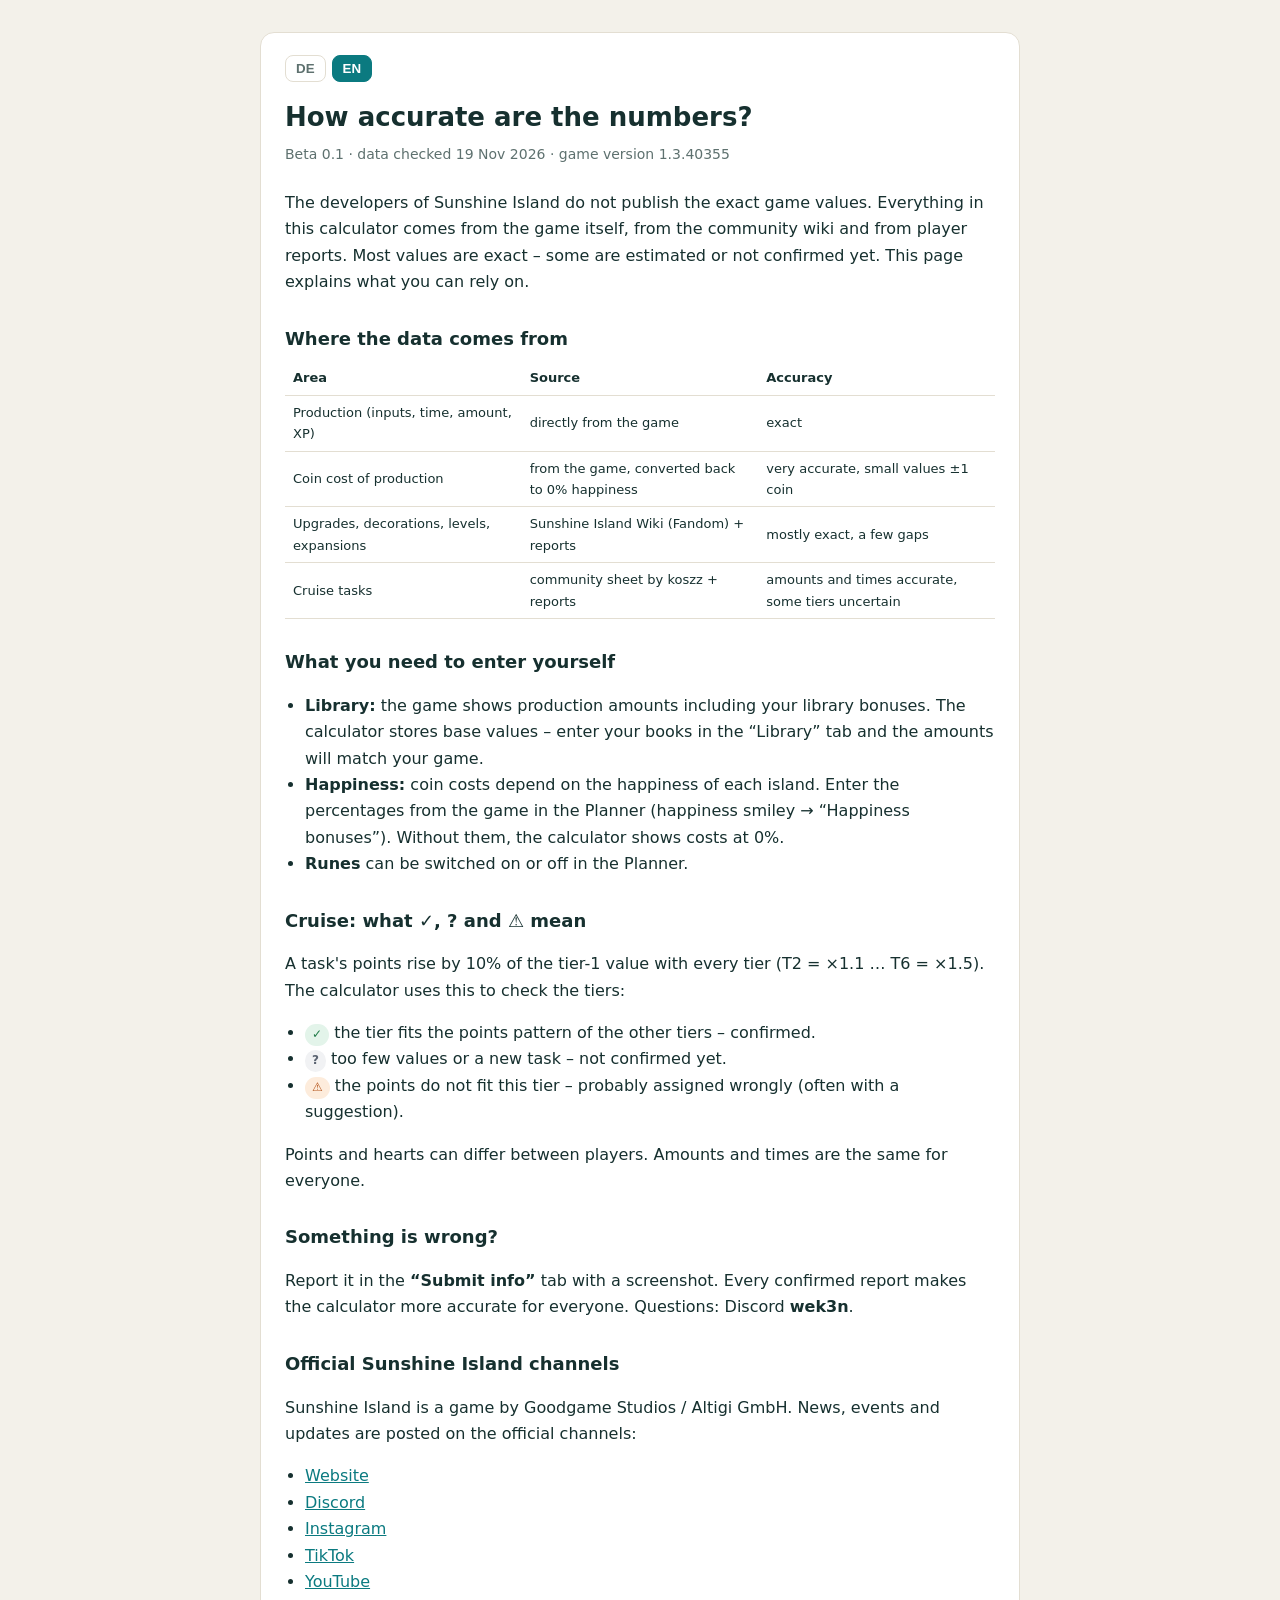
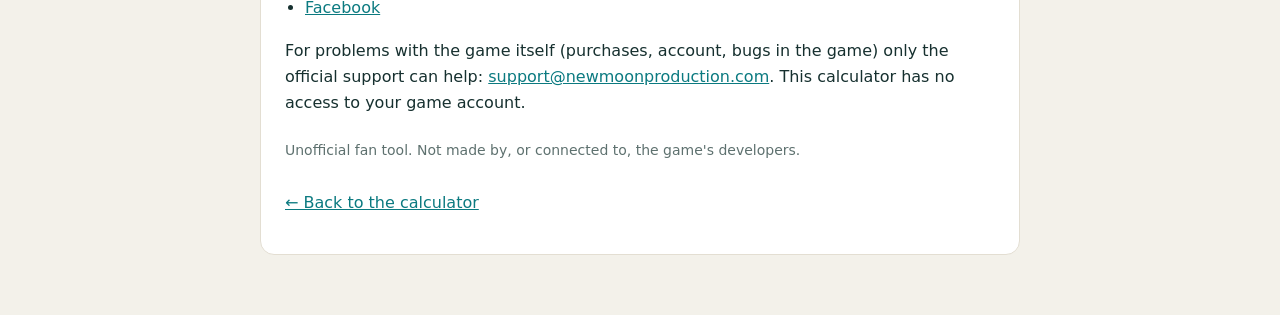
<file: accuracy.html>
<!DOCTYPE html><html lang="de"><head><meta charset="utf-8"><meta name="viewport" content="width=device-width,initial-scale=1"><title>Wie genau sind die Zahlen? – Sunshine Island Tools</title><link rel="stylesheet" href="legal.css"><link rel="icon" href="favicon.ico" sizes="any"><link rel="apple-touch-icon" href="img/apple-touch-icon.png">
<style>.lang{display:flex;gap:6px;margin-bottom:14px}.lang button{border:1px solid #E3DED2;background:#fff;border-radius:8px;padding:5px 10px;font-weight:600;cursor:pointer;color:#5E716F}.lang button[aria-pressed=true]{background:#0B7A80;color:#fff;border-color:#0B7A80}[data-l]{display:none}body.de [data-l=de],body.en [data-l=en]{display:block}.k{display:inline-block;font-size:12px;font-weight:700;padding:1px 7px;border-radius:999px}.ok{background:#E3F4EA;color:#1F7A47}.un{background:#F1F2F4;color:#5B6472}.su{background:#FDECDC;color:#B4541A}table{border-collapse:collapse;width:100%;font-size:13px;margin:8px 0;table-layout:fixed;overflow-wrap:anywhere}td,th{border-bottom:1px solid #E3DED2;padding:6px 8px;text-align:left}</style>
</head>
<body class="de"><main><div class="card">
<div class="lang"><button type="button" data-set="de" aria-pressed="true">DE</button><button type="button" data-set="en" aria-pressed="false">EN</button></div>

<div data-l="de">
<h1>Wie genau sind die Zahlen?</h1><div class="meta">Beta 0.1 · Daten geprüft am 19.11.2026 · Spielversion 1.3.40355</div>
<p>Die Entwickler von Sunshine Island veröffentlichen die genauen Spielwerte nicht. Alles in diesem Rechner stammt aus dem Spiel selbst, aus dem Community-Wiki und aus Meldungen von Spielern. Die meisten Werte sind exakt – einige sind geschätzt oder noch nicht bestätigt. Hier steht, worauf du dich verlassen kannst.</p>
<h2>Woher die Daten kommen</h2>
<table><tr><th>Bereich</th><th>Quelle</th><th>Genauigkeit</th></tr>
<tr><td>Produktion (Zutaten, Zeit, Menge, XP)</td><td>direkt aus dem Spiel</td><td>exakt</td></tr>
<tr><td>Münzkosten der Produktion</td><td>aus dem Spiel, auf 0 % Zufriedenheit zurückgerechnet</td><td>sehr genau, kleine Werte ±1 Münze</td></tr>
<tr><td>Ausbau, Dekos, Level, Erweiterungen</td><td>Sunshine Island Wiki (Fandom) + Meldungen</td><td>meist exakt, einzelne Lücken</td></tr>
<tr><td>Kreuzfahrt-Aufgaben</td><td>Community-Tabelle von koszz + Meldungen</td><td>Mengen und Zeiten genau, Tiers teilweise unsicher</td></tr>
</table>
<h2>Was du selbst eintragen musst</h2>
<ul>
<li><b>Bibliothek:</b> Das Spiel zeigt Produktionsmengen inklusive deiner Bibliotheks-Boni. Der Rechner speichert die Grundwerte – trag deine Bücher im Tab «Bibliothek» ein, dann stimmen die Mengen mit deinem Spiel überein.</li>
<li><b>Zufriedenheit:</b> Die Münzkosten hängen von der Zufriedenheit jeder Insel ab. Trag im Planer die Prozente aus dem Spiel ein (Zufriedenheits-Smiley → «Happiness bonuses»). Ohne Eintrag zeigt der Rechner die Kosten bei 0 %.</li>
<li><b>Runen</b> schaltest du im Planer ein oder aus.</li>
</ul>
<h2>Kreuzfahrt: was ✓, ? und ⚠ bedeuten</h2>
<p>Die Punkte einer Aufgabe steigen pro Tier um 10 % des Tier-1-Werts (T2 = ×1,1 … T6 = ×1,5). Damit prüft der Rechner, ob ein Tier stimmt:</p>
<ul>
<li><span class="k ok">✓</span> Tier passt zum Punkte-Muster der anderen Tiers – bestätigt.</li>
<li><span class="k un">?</span> Zu wenige Werte oder neue Aufgabe – noch nicht bestätigt.</li>
<li><span class="k su">⚠</span> Die Punkte passen nicht zu diesem Tier – vermutlich falsch eingeordnet (oft mit Vorschlag).</li>
</ul>
<p>Punkte und Herzen können sich zwischen Spielern unterscheiden. Mengen und Zeiten sind für alle gleich.</p>
<h2>Etwas stimmt nicht?</h2>
<p>Melde es im Tab <b>«Info melden»</b> mit einem Screenshot. Jede bestätigte Meldung macht den Rechner für alle genauer. Fragen: Discord <b>wek3n</b>.</p>
<h2>Offizielle Kanäle von Sunshine Island</h2>
<p>Sunshine Island ist ein Spiel von Goodgame Studios / Altigi GmbH. Neuigkeiten, Events und Updates findest du in den offiziellen Kanälen:</p>
<ul><li><a href="https://sunshineislandgame.com" target="_blank" rel="noopener">Webseite</a></li><li><a href="https://discord.gg/nRE5q37PuK" target="_blank" rel="noopener">Discord</a></li><li><a href="https://www.instagram.com/sunshineisland_game" target="_blank" rel="noopener">Instagram</a></li><li><a href="https://www.tiktok.com/@sunshineisland_game" target="_blank" rel="noopener">TikTok</a></li><li><a href="https://www.youtube.com/channel/UCfRkwI9NEGlBhmxYUvLM9jA" target="_blank" rel="noopener">YouTube</a></li><li><a href="https://www.facebook.com/Sunshine-Island-100984132678848" target="_blank" rel="noopener">Facebook</a></li></ul>
<p>Bei Problemen mit dem Spiel selbst (Käufe, Konto, Fehler im Spiel) hilft nur der offizielle Support: <a href="mailto:support@newmoonproduction.com">support@newmoonproduction.com</a>. Dieser Rechner hat keinen Zugriff auf dein Spielkonto.</p>
<p class="meta" style="margin-top:22px">Inoffizielles Fan-Tool. Nicht von den Entwicklern des Spiels erstellt und nicht mit ihnen verbunden.</p>
</div>

<div data-l="en">
<h1>How accurate are the numbers?</h1><div class="meta">Beta 0.1 · data checked 19 Nov 2026 · game version 1.3.40355</div>
<p>The developers of Sunshine Island do not publish the exact game values. Everything in this calculator comes from the game itself, from the community wiki and from player reports. Most values are exact – some are estimated or not confirmed yet. This page explains what you can rely on.</p>
<h2>Where the data comes from</h2>
<table><tr><th>Area</th><th>Source</th><th>Accuracy</th></tr>
<tr><td>Production (inputs, time, amount, XP)</td><td>directly from the game</td><td>exact</td></tr>
<tr><td>Coin cost of production</td><td>from the game, converted back to 0% happiness</td><td>very accurate, small values ±1 coin</td></tr>
<tr><td>Upgrades, decorations, levels, expansions</td><td>Sunshine Island Wiki (Fandom) + reports</td><td>mostly exact, a few gaps</td></tr>
<tr><td>Cruise tasks</td><td>community sheet by koszz + reports</td><td>amounts and times accurate, some tiers uncertain</td></tr>
</table>
<h2>What you need to enter yourself</h2>
<ul>
<li><b>Library:</b> the game shows production amounts including your library bonuses. The calculator stores base values – enter your books in the “Library” tab and the amounts will match your game.</li>
<li><b>Happiness:</b> coin costs depend on the happiness of each island. Enter the percentages from the game in the Planner (happiness smiley → “Happiness bonuses”). Without them, the calculator shows costs at 0%.</li>
<li><b>Runes</b> can be switched on or off in the Planner.</li>
</ul>
<h2>Cruise: what ✓, ? and ⚠ mean</h2>
<p>A task's points rise by 10% of the tier-1 value with every tier (T2 = ×1.1 … T6 = ×1.5). The calculator uses this to check the tiers:</p>
<ul>
<li><span class="k ok">✓</span> the tier fits the points pattern of the other tiers – confirmed.</li>
<li><span class="k un">?</span> too few values or a new task – not confirmed yet.</li>
<li><span class="k su">⚠</span> the points do not fit this tier – probably assigned wrongly (often with a suggestion).</li>
</ul>
<p>Points and hearts can differ between players. Amounts and times are the same for everyone.</p>
<h2>Something is wrong?</h2>
<p>Report it in the <b>“Submit info”</b> tab with a screenshot. Every confirmed report makes the calculator more accurate for everyone. Questions: Discord <b>wek3n</b>.</p>
<h2>Official Sunshine Island channels</h2>
<p>Sunshine Island is a game by Goodgame Studios / Altigi GmbH. News, events and updates are posted on the official channels:</p>
<ul><li><a href="https://sunshineislandgame.com" target="_blank" rel="noopener">Website</a></li><li><a href="https://discord.gg/nRE5q37PuK" target="_blank" rel="noopener">Discord</a></li><li><a href="https://www.instagram.com/sunshineisland_game" target="_blank" rel="noopener">Instagram</a></li><li><a href="https://www.tiktok.com/@sunshineisland_game" target="_blank" rel="noopener">TikTok</a></li><li><a href="https://www.youtube.com/channel/UCfRkwI9NEGlBhmxYUvLM9jA" target="_blank" rel="noopener">YouTube</a></li><li><a href="https://www.facebook.com/Sunshine-Island-100984132678848" target="_blank" rel="noopener">Facebook</a></li></ul>
<p>For problems with the game itself (purchases, account, bugs in the game) only the official support can help: <a href="mailto:support@newmoonproduction.com">support@newmoonproduction.com</a>. This calculator has no access to your game account.</p>
<p class="meta" style="margin-top:22px">Unofficial fan tool. Not made by, or connected to, the game's developers.</p>
</div>

<p style="margin-top:28px"><a href="./" data-l="de">← Zurück zum Rechner</a><a href="./" data-l="en">← Back to the calculator</a></p>
</div></main>
<script>
(function(){ var l='de'; try{ l=localStorage.getItem('sic-lang')||(/^de/i.test(navigator.language||'')?'de':'en'); }catch(e){}
function set(x){ l=x; document.body.className=x; document.documentElement.lang=x; document.title=x==='de'?'Wie genau sind die Zahlen? – Sunshine Island Tools':'How accurate are the numbers? – Sunshine Island Tools';
  document.querySelectorAll('[data-set]').forEach(function(b){ b.setAttribute('aria-pressed',String(b.dataset.set===x)); }); try{ localStorage.setItem('sic-lang',x); }catch(e){} }
document.querySelectorAll('[data-set]').forEach(function(b){ b.onclick=function(){ set(b.dataset.set); }; }); set(l); })();
</script>
<script type='module' src='https://static.cloudflareinsights.com/beacon.min.js' data-cf-beacon='{"token": "e8b310aef12c4a01b8d8704e33258f00"}'></script>
</body></html>
</file>
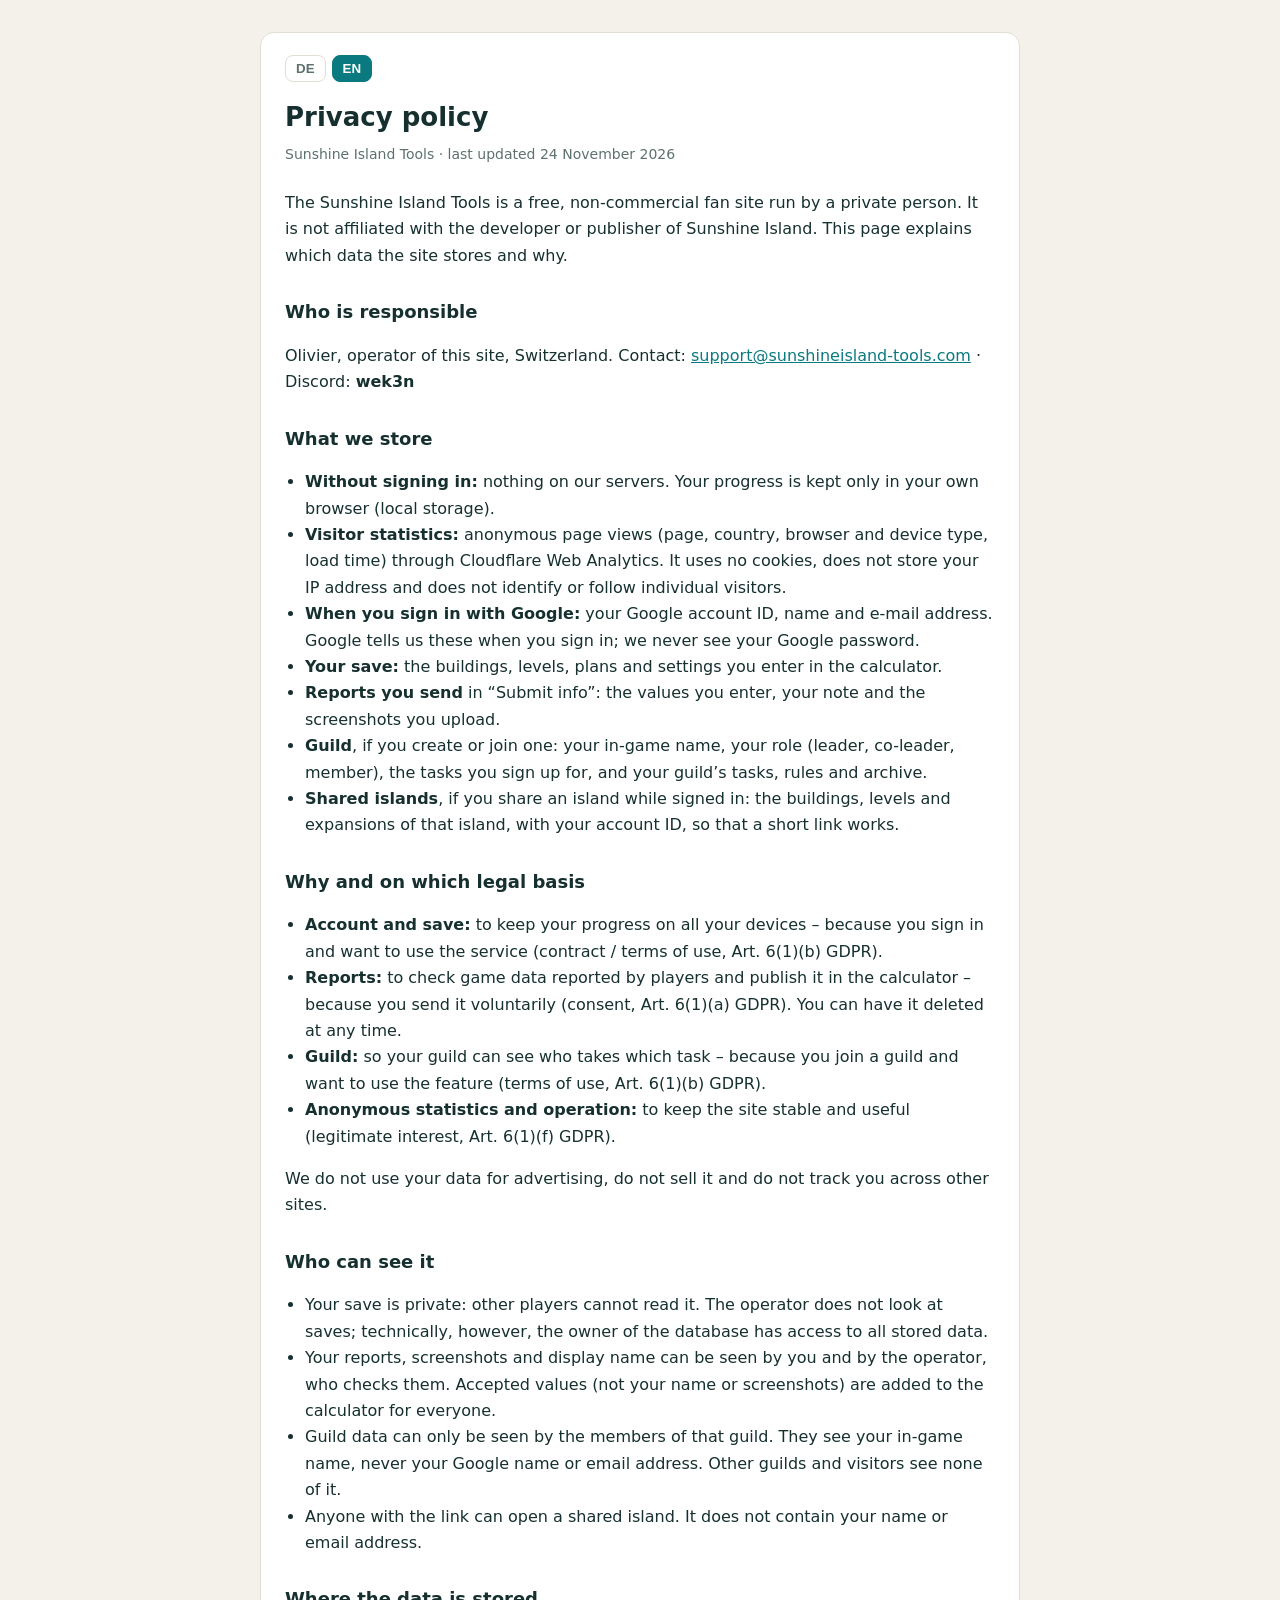
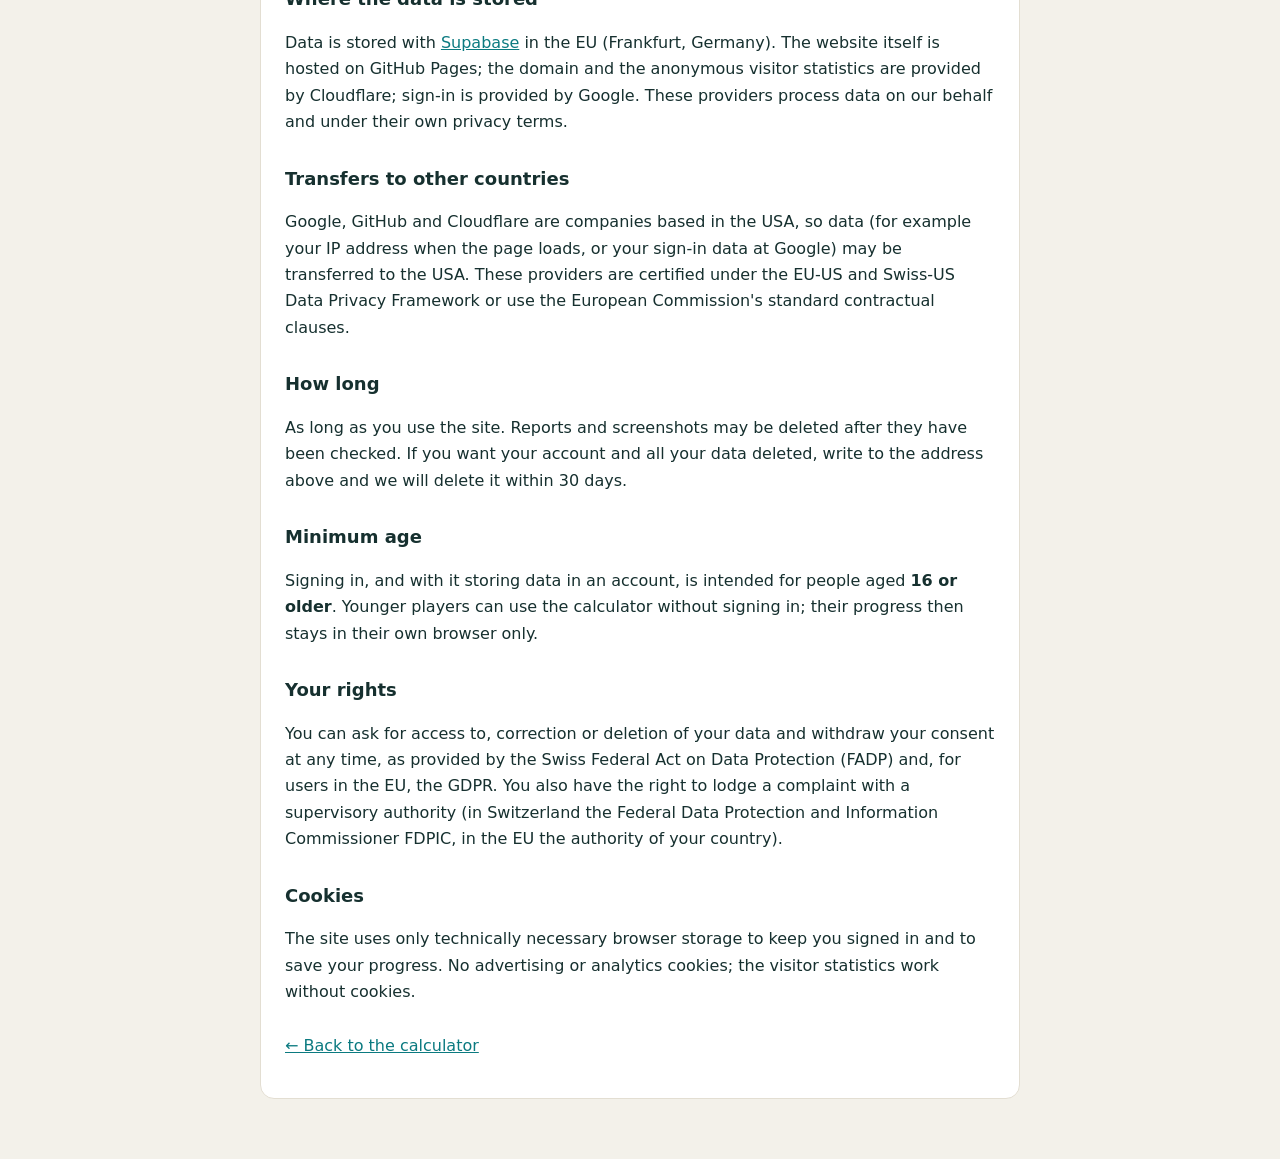
<file: privacy.html>
<!DOCTYPE html><html lang="de"><head><meta charset="utf-8"><meta name="viewport" content="width=device-width,initial-scale=1"><title>Datenschutz – Sunshine Island Tools</title><link rel="stylesheet" href="legal.css"><link rel="icon" href="favicon.ico" sizes="any"><link rel="apple-touch-icon" href="img/apple-touch-icon.png">
<style>.lang{display:flex;gap:6px;margin-bottom:14px}.lang button{border:1px solid #E3DED2;background:#fff;border-radius:8px;padding:5px 10px;font-weight:600;cursor:pointer;color:#5E716F}.lang button[aria-pressed=true]{background:#0B7A80;color:#fff;border-color:#0B7A80}[data-l]{display:none}body.de [data-l=de],body.en [data-l=en]{display:block}</style>
</head>
<body class="de"><main><div class="card">
<div class="lang"><button type="button" data-set="de" aria-pressed="true">DE</button><button type="button" data-set="en" aria-pressed="false">EN</button></div>
<div data-l="de">
<h1>Datenschutzerklärung</h1><div class="meta">Sunshine Island Tools · zuletzt aktualisiert am 24. November 2026</div>
<p>Der Sunshine Island Tools ist eine kostenlose, nicht-kommerzielle Fan-Seite einer Privatperson. Sie ist nicht mit dem Entwickler oder Herausgeber von Sunshine Island verbunden. Hier steht, welche Daten die Seite speichert und warum.</p>
<h2>Verantwortlich</h2>
<p>Olivier, Betreiber dieser Seite, Schweiz. Kontakt: <a href="mailto:support@sunshineisland-tools.com">support@sunshineisland-tools.com</a> · Discord: <b>wek3n</b></p>
<h2>Was wir speichern</h2>
<ul>
<li><b>Ohne Anmeldung:</b> nichts auf unseren Servern. Dein Fortschritt bleibt nur in deinem eigenen Browser (lokaler Speicher).</li>
<li><b>Besucherstatistik:</b> anonyme Seitenaufrufe (Seite, Land, Browser- und Gerätetyp, Ladezeit) über Cloudflare Web Analytics – ohne Cookies, ohne Speicherung deiner IP-Adresse und ohne einzelne Besucher zu erkennen oder zu verfolgen.</li>
<li><b>Bei Anmeldung mit Google:</b> deine Google-Konto-ID, dein Name und deine E-Mail-Adresse. Google übermittelt uns diese bei der Anmeldung; dein Google-Passwort sehen wir nie.</li>
<li><b>Dein Spielstand:</b> die Gebäude, Level, Pläne und Einstellungen, die du im Rechner einträgst.</li>
<li><b>Deine Meldungen</b> unter «Info melden»: die eingetragenen Werte, deine Notiz und die hochgeladenen Screenshots.</li>
<li><b>Gilde</b>, wenn du eine eröffnest oder beitrittst: dein Ingame-Name, deine Rolle (Leiter, Co-Leiter, Mitglied), bei welchen Aufgaben du dich einträgst sowie die Aufgaben, Regeln und das Archiv deiner Gilde.</li>
<li><b>Geteilte Inseln</b>, wenn du angemeldet eine Insel teilst: die Gebäude, Level und Erweiterungen dieser Insel, zusammen mit deiner Konto-ID, damit ein kurzer Link funktioniert.</li>
</ul>
<h2>Wozu und auf welcher Grundlage</h2>
<ul>
<li><b>Konto und Spielstand:</b> um deinen Fortschritt auf all deinen Geräten bereitzustellen – weil du dich anmeldest und den Dienst nutzen willst (Vertrag bzw. Nutzungsverhältnis, Art. 6 Abs. 1 lit. b DSGVO).</li>
<li><b>Meldungen:</b> um gemeldete Spieldaten zu prüfen und im Rechner zu veröffentlichen – weil du sie freiwillig sendest (Einwilligung, Art. 6 Abs. 1 lit. a DSGVO). Du kannst sie jederzeit löschen lassen.</li>
<li><b>Gilde:</b> damit deine Gilde sieht, wer welche Aufgabe übernimmt – weil du einer Gilde beitrittst und die Funktion nutzen willst (Nutzungsverhältnis, Art. 6 Abs. 1 lit. b DSGVO).</li>
<li><b>Anonyme Statistik und Betrieb:</b> um die Seite stabil und nützlich zu halten (berechtigtes Interesse, Art. 6 Abs. 1 lit. f DSGVO).</li>
</ul>
<p>Wir nutzen deine Daten nicht für Werbung, verkaufen sie nicht und verfolgen dich nicht auf anderen Seiten.</p>
<h2>Wer sie sehen kann</h2>
<ul>
<li>Dein Spielstand ist privat: Andere Spieler können ihn nicht lesen. Der Betreiber schaut sich Spielstände nicht an; technisch hat der Inhaber der Datenbank jedoch Zugriff auf alle gespeicherten Daten.</li>
<li>Deine Meldungen, Screenshots und dein Anzeigename sind für dich und den Betreiber sichtbar, der sie prüft. Übernommene Werte (nicht dein Name und nicht deine Screenshots) erscheinen im Rechner für alle.</li>
<li>Gildendaten sehen nur die Mitglieder dieser Gilde. Sie sehen deinen Ingame-Namen, nie deinen Google-Namen oder deine E-Mail-Adresse. Andere Gilden und Besucher sehen nichts davon.</li>
<li>Eine geteilte Insel kann jeder öffnen, der den Link hat. Dein Name und deine E-Mail-Adresse sind darin nicht enthalten.</li>
</ul>
<h2>Wo die Daten liegen</h2>
<p>Die Daten werden bei <a href="https://supabase.com">Supabase</a> in der EU (Frankfurt, Deutschland) gespeichert. Die Webseite selbst liegt bei GitHub Pages; Domain und anonyme Besucherstatistik stellt Cloudflare bereit; die Anmeldung erfolgt über Google. Diese Anbieter verarbeiten Daten in unserem Auftrag und nach ihren eigenen Datenschutzbestimmungen.</p>
<h2>Übermittlung in andere Länder</h2>
<p>Google, GitHub und Cloudflare sind Unternehmen mit Sitz in den USA. Dabei können Daten (z. B. deine IP-Adresse beim Laden der Seite oder deine Anmeldedaten bei Google) in die USA übermittelt werden. Diese Anbieter sind unter dem EU-US Data Privacy Framework bzw. dem Swiss-US Data Privacy Framework zertifiziert oder nutzen die Standardvertragsklauseln der EU-Kommission.</p>
<h2>Wie lange</h2>
<p>So lange du die Seite nutzt. Meldungen und Screenshots können nach der Prüfung gelöscht werden. Wenn du dein Konto und alle deine Daten löschen lassen willst, schreib an die Adresse oben – wir löschen sie innert 30 Tagen.</p>
<h2>Mindestalter</h2>
<p>Die Anmeldung und damit das Speichern von Daten im Konto ist ab <b>16 Jahren</b> gedacht. Jüngere können den Rechner ohne Anmeldung nutzen; ihr Fortschritt bleibt dann nur im eigenen Browser.</p>
<h2>Deine Rechte</h2>
<p>Du kannst jederzeit Auskunft, Berichtigung oder Löschung deiner Daten verlangen und eine Einwilligung widerrufen – nach dem Schweizer Datenschutzgesetz (DSG) und, für Nutzer in der EU, der DSGVO. Du hast ausserdem das Recht, dich bei einer Aufsichtsbehörde zu beschweren (in der Schweiz beim Eidgenössischen Datenschutz- und Öffentlichkeitsbeauftragten EDÖB, in der EU bei der Behörde deines Landes).</p>
<h2>Cookies</h2>
<p>Die Seite nutzt nur technisch notwendigen Browser-Speicher, um dich angemeldet zu halten und deinen Fortschritt zu speichern. Keine Werbe- oder Analyse-Cookies; die Besucherstatistik funktioniert ohne Cookies.</p>
</div><div data-l="en">
<h1>Privacy policy</h1><div class="meta">Sunshine Island Tools · last updated 24 November 2026</div>
<p>The Sunshine Island Tools is a free, non-commercial fan site run by a private person. It is not affiliated with the developer or publisher of Sunshine Island. This page explains which data the site stores and why.</p>
<h2>Who is responsible</h2>
<p>Olivier, operator of this site, Switzerland. Contact: <a href="mailto:support@sunshineisland-tools.com">support@sunshineisland-tools.com</a> · Discord: <b>wek3n</b></p>
<h2>What we store</h2>
<ul>
<li><b>Without signing in:</b> nothing on our servers. Your progress is kept only in your own browser (local storage).</li>
<li><b>Visitor statistics:</b> anonymous page views (page, country, browser and device type, load time) through Cloudflare Web Analytics. It uses no cookies, does not store your IP address and does not identify or follow individual visitors.</li>
<li><b>When you sign in with Google:</b> your Google account ID, name and e-mail address. Google tells us these when you sign in; we never see your Google password.</li>
<li><b>Your save:</b> the buildings, levels, plans and settings you enter in the calculator.</li>
<li><b>Reports you send</b> in “Submit info”: the values you enter, your note and the screenshots you upload.</li>
<li><b>Guild</b>, if you create or join one: your in-game name, your role (leader, co-leader, member), the tasks you sign up for, and your guild’s tasks, rules and archive.</li>
<li><b>Shared islands</b>, if you share an island while signed in: the buildings, levels and expansions of that island, with your account ID, so that a short link works.</li>
</ul>
<h2>Why and on which legal basis</h2>
<ul>
<li><b>Account and save:</b> to keep your progress on all your devices – because you sign in and want to use the service (contract / terms of use, Art. 6(1)(b) GDPR).</li>
<li><b>Reports:</b> to check game data reported by players and publish it in the calculator – because you send it voluntarily (consent, Art. 6(1)(a) GDPR). You can have it deleted at any time.</li>
<li><b>Guild:</b> so your guild can see who takes which task – because you join a guild and want to use the feature (terms of use, Art. 6(1)(b) GDPR).</li>
<li><b>Anonymous statistics and operation:</b> to keep the site stable and useful (legitimate interest, Art. 6(1)(f) GDPR).</li>
</ul>
<p>We do not use your data for advertising, do not sell it and do not track you across other sites.</p>
<h2>Who can see it</h2>
<ul>
<li>Your save is private: other players cannot read it. The operator does not look at saves; technically, however, the owner of the database has access to all stored data.</li>
<li>Your reports, screenshots and display name can be seen by you and by the operator, who checks them. Accepted values (not your name or screenshots) are added to the calculator for everyone.</li>
<li>Guild data can only be seen by the members of that guild. They see your in-game name, never your Google name or email address. Other guilds and visitors see none of it.</li>
<li>Anyone with the link can open a shared island. It does not contain your name or email address.</li>
</ul>
<h2>Where the data is stored</h2>
<p>Data is stored with <a href="https://supabase.com">Supabase</a> in the EU (Frankfurt, Germany). The website itself is hosted on GitHub Pages; the domain and the anonymous visitor statistics are provided by Cloudflare; sign-in is provided by Google. These providers process data on our behalf and under their own privacy terms.</p>
<h2>Transfers to other countries</h2>
<p>Google, GitHub and Cloudflare are companies based in the USA, so data (for example your IP address when the page loads, or your sign-in data at Google) may be transferred to the USA. These providers are certified under the EU-US and Swiss-US Data Privacy Framework or use the European Commission's standard contractual clauses.</p>
<h2>How long</h2>
<p>As long as you use the site. Reports and screenshots may be deleted after they have been checked. If you want your account and all your data deleted, write to the address above and we will delete it within 30 days.</p>
<h2>Minimum age</h2>
<p>Signing in, and with it storing data in an account, is intended for people aged <b>16 or older</b>. Younger players can use the calculator without signing in; their progress then stays in their own browser only.</p>
<h2>Your rights</h2>
<p>You can ask for access to, correction or deletion of your data and withdraw your consent at any time, as provided by the Swiss Federal Act on Data Protection (FADP) and, for users in the EU, the GDPR. You also have the right to lodge a complaint with a supervisory authority (in Switzerland the Federal Data Protection and Information Commissioner FDPIC, in the EU the authority of your country).</p>
<h2>Cookies</h2>
<p>The site uses only technically necessary browser storage to keep you signed in and to save your progress. No advertising or analytics cookies; the visitor statistics work without cookies.</p>
</div><p style="margin-top:28px"><a href="./" data-l="de">← Zurück zum Rechner</a><a href="./" data-l="en">← Back to the calculator</a></p>
</div></main>
<script>
(function(){ var l='de'; try{ l=localStorage.getItem('sic-lang')||(/^de/i.test(navigator.language||'')?'de':'en'); }catch(e){}
function set(x){ l=x; document.body.className=x; document.documentElement.lang=x; document.title=x==='de'?'Datenschutz – Sunshine Island Tools':'Privacy – Sunshine Island Tools';
  document.querySelectorAll('[data-set]').forEach(function(b){ b.setAttribute('aria-pressed',String(b.dataset.set===x)); }); try{ localStorage.setItem('sic-lang',x); }catch(e){} }
document.querySelectorAll('[data-set]').forEach(function(b){ b.onclick=function(){ set(b.dataset.set); }; }); set(l); })();
</script>
<script type='module' src='https://static.cloudflareinsights.com/beacon.min.js' data-cf-beacon='{"token": "e8b310aef12c4a01b8d8704e33258f00"}'></script>
</body></html>
</file>
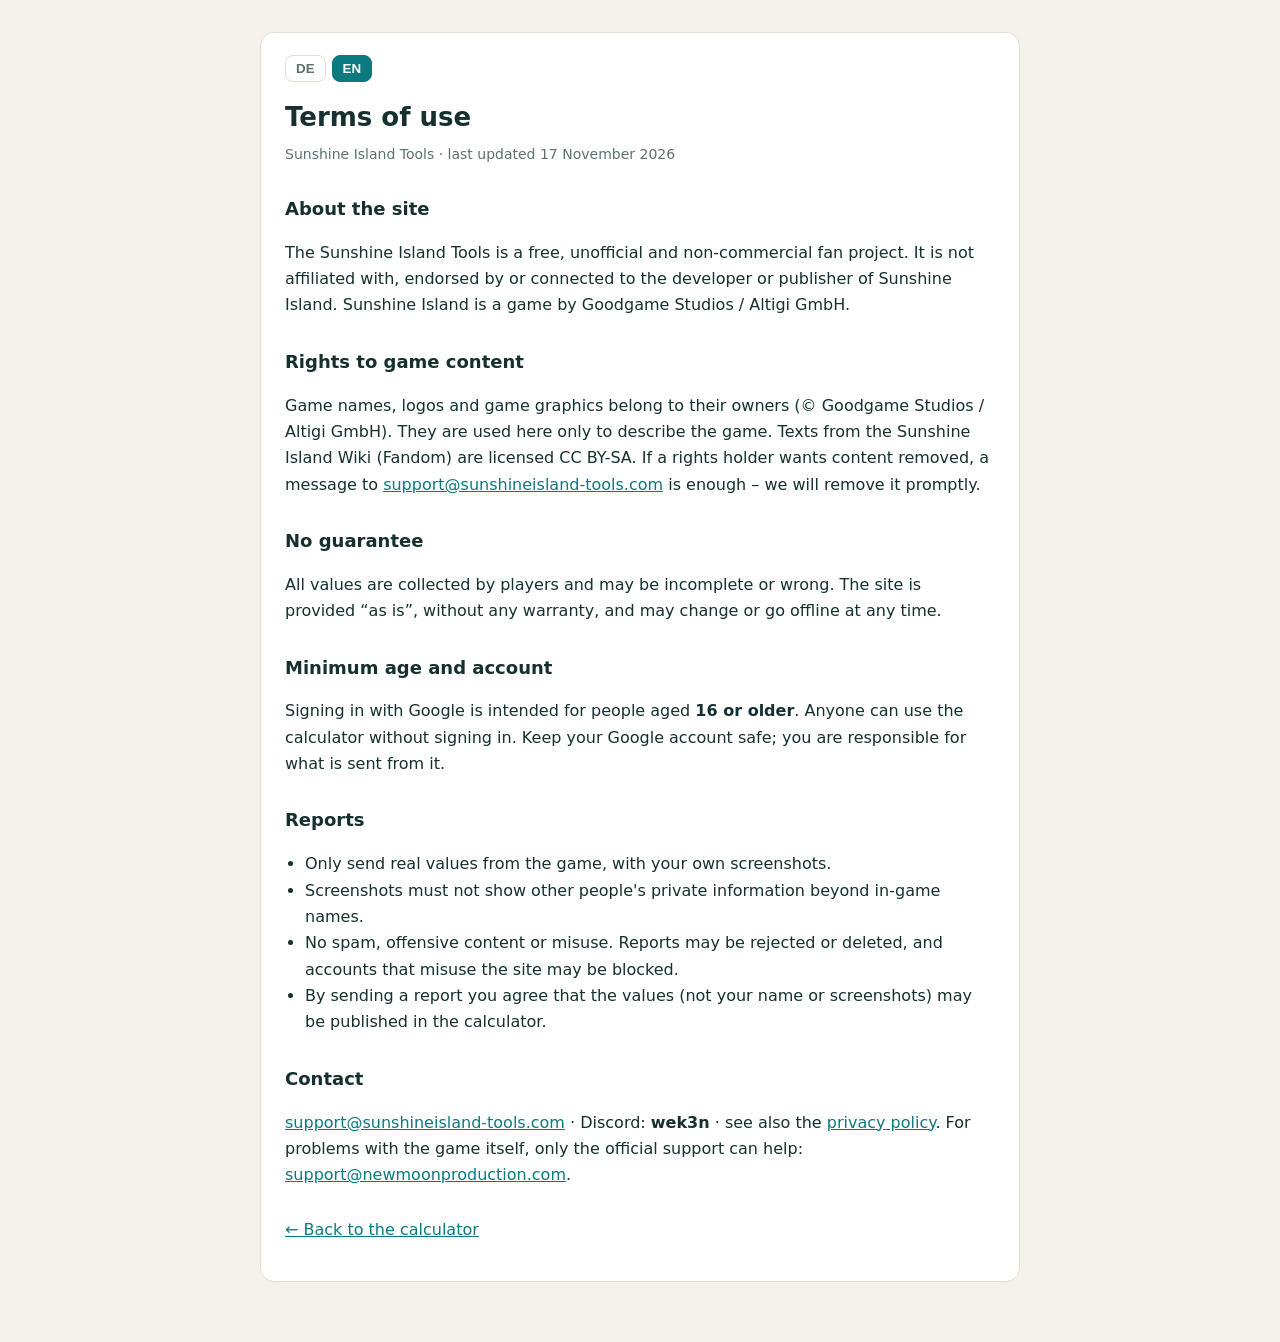
<file: terms.html>
<!DOCTYPE html><html lang="de"><head><meta charset="utf-8"><meta name="viewport" content="width=device-width,initial-scale=1"><title>Nutzungsbedingungen – Sunshine Island Tools</title><link rel="stylesheet" href="legal.css"><link rel="icon" href="favicon.ico" sizes="any"><link rel="apple-touch-icon" href="img/apple-touch-icon.png">
<style>.lang{display:flex;gap:6px;margin-bottom:14px}.lang button{border:1px solid #E3DED2;background:#fff;border-radius:8px;padding:5px 10px;font-weight:600;cursor:pointer;color:#5E716F}.lang button[aria-pressed=true]{background:#0B7A80;color:#fff;border-color:#0B7A80}[data-l]{display:none}body.de [data-l=de],body.en [data-l=en]{display:block}</style>
</head>
<body class="de"><main><div class="card">
<div class="lang"><button type="button" data-set="de" aria-pressed="true">DE</button><button type="button" data-set="en" aria-pressed="false">EN</button></div>
<div data-l="de">
<h1>Nutzungsbedingungen</h1><div class="meta">Sunshine Island Tools · zuletzt aktualisiert am 17. November 2026</div>
<h2>Über die Seite</h2>
<p>Der Sunshine Island Tools ist ein kostenloses, inoffizielles und nicht-kommerzielles Fan-Projekt. Er ist nicht mit dem Entwickler oder Herausgeber von Sunshine Island verbunden und wird von ihnen weder unterstützt noch geprüft. Sunshine Island ist ein Spiel von Goodgame Studios / Altigi GmbH.</p>
<h2>Rechte an Spielinhalten</h2>
<p>Spielnamen, Logos und Spielgrafiken gehören ihren Inhabern (© Goodgame Studios / Altigi GmbH). Sie werden hier nur verwendet, um das Spiel zu beschreiben. Texte aus dem Sunshine Island Wiki (Fandom) stehen unter der Lizenz CC BY-SA. Wenn Rechteinhaber Inhalte entfernt haben möchten, genügt eine Nachricht an <a href="mailto:support@sunshineisland-tools.com">support@sunshineisland-tools.com</a> – wir entfernen sie umgehend.</p>
<h2>Keine Gewähr</h2>
<p>Alle Werte werden von Spielern gesammelt und können unvollständig oder falsch sein. Die Seite wird ohne jede Gewähr bereitgestellt und kann sich jederzeit ändern oder offline gehen.</p>
<h2>Mindestalter und Konto</h2>
<p>Die Anmeldung mit Google ist ab <b>16 Jahren</b> gedacht. Ohne Anmeldung kann jeder den Rechner nutzen. Halte dein Google-Konto sicher; du bist verantwortlich für das, was darüber gesendet wird.</p>
<h2>Meldungen</h2>
<ul>
<li>Sende nur echte Werte aus dem Spiel, mit eigenen Screenshots.</li>
<li>Screenshots dürfen keine privaten Daten anderer Personen zeigen, ausser Spielnamen.</li>
<li>Kein Spam, keine beleidigenden Inhalte, kein Missbrauch. Meldungen können abgelehnt oder gelöscht und Konten, die die Seite missbrauchen, gesperrt werden.</li>
<li>Mit dem Senden erlaubst du, dass die Werte (nicht dein Name und nicht deine Screenshots) im Rechner veröffentlicht werden.</li>
</ul>
<h2>Kontakt</h2>
<p><a href="mailto:support@sunshineisland-tools.com">support@sunshineisland-tools.com</a> · Discord: <b>wek3n</b> · siehe auch die <a href="privacy.html">Datenschutzerklärung</a>. Bei Problemen mit dem Spiel selbst hilft nur der offizielle Support: <a href="mailto:support@newmoonproduction.com">support@newmoonproduction.com</a>.</p>
</div><div data-l="en">
<h1>Terms of use</h1><div class="meta">Sunshine Island Tools · last updated 17 November 2026</div>
<h2>About the site</h2>
<p>The Sunshine Island Tools is a free, unofficial and non-commercial fan project. It is not affiliated with, endorsed by or connected to the developer or publisher of Sunshine Island. Sunshine Island is a game by Goodgame Studios / Altigi GmbH.</p>
<h2>Rights to game content</h2>
<p>Game names, logos and game graphics belong to their owners (© Goodgame Studios / Altigi GmbH). They are used here only to describe the game. Texts from the Sunshine Island Wiki (Fandom) are licensed CC BY-SA. If a rights holder wants content removed, a message to <a href="mailto:support@sunshineisland-tools.com">support@sunshineisland-tools.com</a> is enough – we will remove it promptly.</p>
<h2>No guarantee</h2>
<p>All values are collected by players and may be incomplete or wrong. The site is provided “as is”, without any warranty, and may change or go offline at any time.</p>
<h2>Minimum age and account</h2>
<p>Signing in with Google is intended for people aged <b>16 or older</b>. Anyone can use the calculator without signing in. Keep your Google account safe; you are responsible for what is sent from it.</p>
<h2>Reports</h2>
<ul>
<li>Only send real values from the game, with your own screenshots.</li>
<li>Screenshots must not show other people's private information beyond in-game names.</li>
<li>No spam, offensive content or misuse. Reports may be rejected or deleted, and accounts that misuse the site may be blocked.</li>
<li>By sending a report you agree that the values (not your name or screenshots) may be published in the calculator.</li>
</ul>
<h2>Contact</h2>
<p><a href="mailto:support@sunshineisland-tools.com">support@sunshineisland-tools.com</a> · Discord: <b>wek3n</b> · see also the <a href="privacy.html">privacy policy</a>. For problems with the game itself, only the official support can help: <a href="mailto:support@newmoonproduction.com">support@newmoonproduction.com</a>.</p>
</div><p style="margin-top:28px"><a href="./" data-l="de">← Zurück zum Rechner</a><a href="./" data-l="en">← Back to the calculator</a></p>
</div></main>
<script>
(function(){ var l='de'; try{ l=localStorage.getItem('sic-lang')||(/^de/i.test(navigator.language||'')?'de':'en'); }catch(e){}
function set(x){ l=x; document.body.className=x; document.documentElement.lang=x; document.title=x==='de'?'Nutzungsbedingungen – Sunshine Island Tools':'Terms – Sunshine Island Tools';
  document.querySelectorAll('[data-set]').forEach(function(b){ b.setAttribute('aria-pressed',String(b.dataset.set===x)); }); try{ localStorage.setItem('sic-lang',x); }catch(e){} }
document.querySelectorAll('[data-set]').forEach(function(b){ b.onclick=function(){ set(b.dataset.set); }; }); set(l); })();
</script>
<script type='module' src='https://static.cloudflareinsights.com/beacon.min.js' data-cf-beacon='{"token": "e8b310aef12c4a01b8d8704e33258f00"}'></script>
</body></html>
</file>
<file: legal.css>
body{font:16px/1.65 system-ui,-apple-system,Segoe UI,Roboto,Arial,sans-serif;color:#16302F;background:#F3F1EA;margin:0}
main{max-width:760px;margin:0 auto;padding:32px 20px 60px}h1{font-size:26px;margin:0 0 4px}h2{font-size:18px;margin:28px 0 6px}
.meta{color:#5E716F;font-size:14px;margin-bottom:24px}a{color:#0B7A80}.card{background:#fff;border:1px solid #E3DED2;border-radius:14px;padding:22px 24px}
ul{padding-left:20px}
</file>
